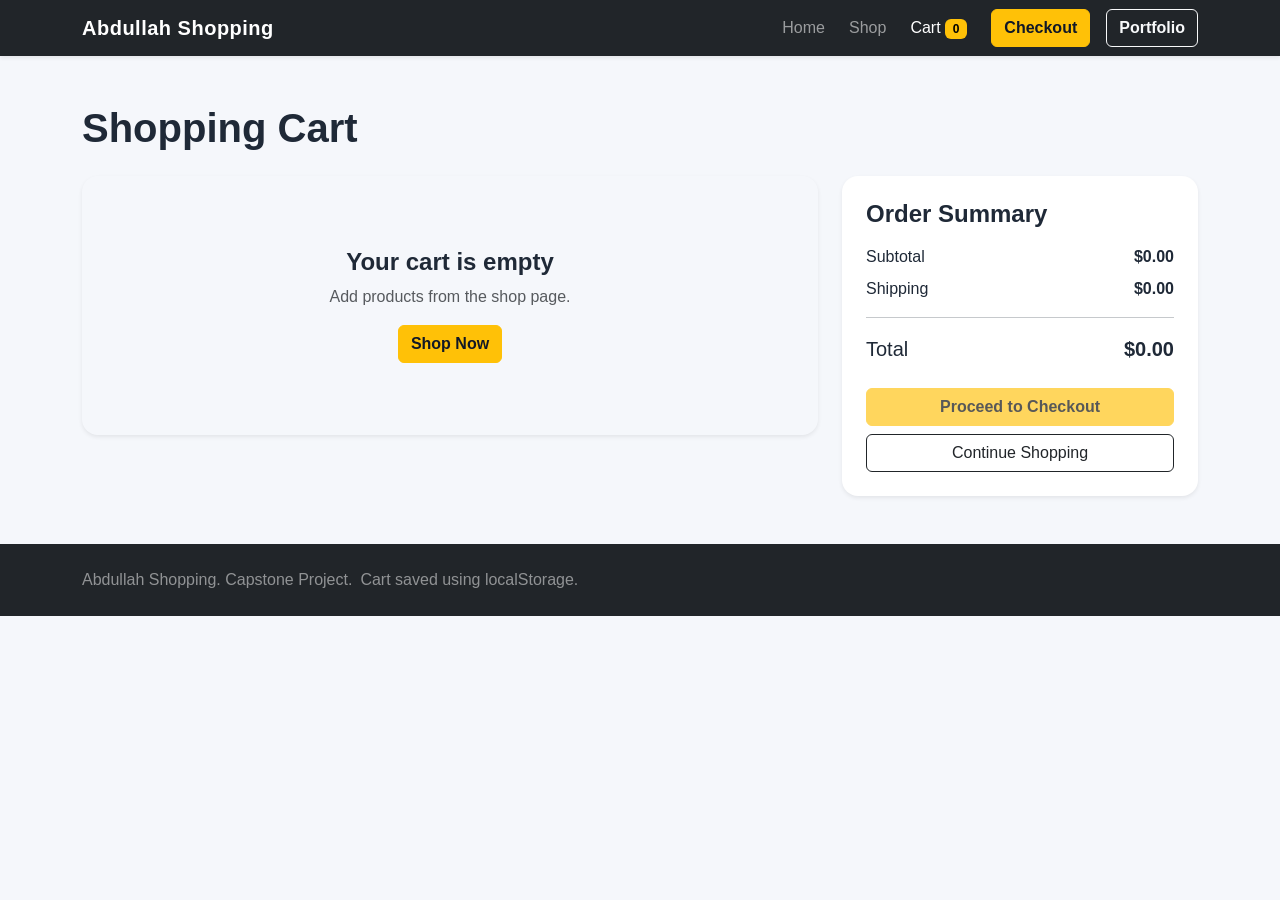
<file: cart.html>
<!DOCTYPE html>
<html lang="en">
    <head>
        <meta charset="UTF-8"/>
        <meta name="viewport" content="width=device-width, initial-scale=1.0"/>
        <title>Abdullah Shopping</title>
          <link href="https://cdn.jsdelivr.net/npm/bootstrap@5.3.3/dist/css/bootstrap.min.css" rel="stylesheet">
  <link rel="stylesheet" href="style.css" />
    </head>
    <body>

        <nav class="navbar navbar-expand-lg navbar-dark bg-dark sticky-top shadow-sm">
  <div class="container">
    <a class="navbar-brand fw-bold" href="index.html">Abdullah Shopping</a>

    <button class="navbar-toggler" type="button" data-bs-toggle="collapse" data-bs-target="#mainNav">
      <span class="navbar-toggler-icon"></span>
    </button>

    <div class="collapse navbar-collapse" id="mainNav">
      <ul class="navbar-nav ms-auto align-items-lg-center gap-lg-2">
        <li class="nav-item">
          <a class="nav-link" href="index.html">Home</a>
        </li>

        <li class="nav-item">
          <a class="nav-link" href="shop.html">Shop</a>
        </li>

        <li class="nav-item">
          <a class="nav-link active" href="cart.html">
            Cart <span class="badge text-bg-warning cart-count">0</span>
          </a>
        </li>

        <li class="nav-item">
          <a class="btn btn-warning fw-semibold ms-lg-2" href="checkout.html">Checkout</a>
        </li>

        <li class="nav-item">
          <a class="btn btn-outline-light fw-semibold ms-lg-2" href="portfolio.html">Portfolio</a>
        </li>
      </ul>
    </div>
  </div>
</nav>



<main class="container my-5">
    <h1 class="fw-bold mb-4">Shopping Cart</h1>
    <div class="row g-4">
        <div class="col-lg-8">
            <div class="cart-box rounded-4 shadow-sm p-3 p-md-4" id="cartPageItems"></div>
        </div>

            <div class="col-lg-4">
      <div class="cart-summary rounded-4 shadow-sm p-4 sticky-lg-top summary-sticky">
        <h2 class="h4 fw-bold">Order Summary</h2>

        <div class="d-flex justify-content-between mt-3">
          <span>Subtotal</span>
          <strong>$<span id="summarySubtotal">0.00</span></strong>
        </div>

        <div class="d-flex justify-content-between mt-2">
          <span>Shipping</span>
          <strong>$<span id="summaryShipping">0.00</span></strong>
        </div>

        <hr>

        <div class="d-flex justify-content-between fs-5">
          <span>Total</span>
          <strong>$<span id="summaryTotal">0.00</span></strong>
        </div>

        <a href="checkout.html" class="btn btn-warning w-100 fw-semibold mt-4" id="cartCheckoutBtn">
          Proceed to Checkout
        </a>

        <a href="shop.html" class="btn btn-outline-dark w-100 mt-2">
          Continue Shopping
        </a>
      </div>
    </div>
    </div>
</main>

<footer class="bg-dark text-white-50 py-4 mt-5">
    <div class="container d-flex flex-column flex-md-row jusity-content-between gap-2">
    <p class="mb-0">Abdullah Shopping. Capstone Project.</p>
    <p class="mb-0">Cart saved using localStorage.</p>
    </div>
</footer>
<script src="https://cdn.jsdelivr.net/npm/bootstrap@5.3.3/dist/js/bootstrap.bundle.min.js"></script>
<script src="script.js"></script>
</body>
</html>
</file>
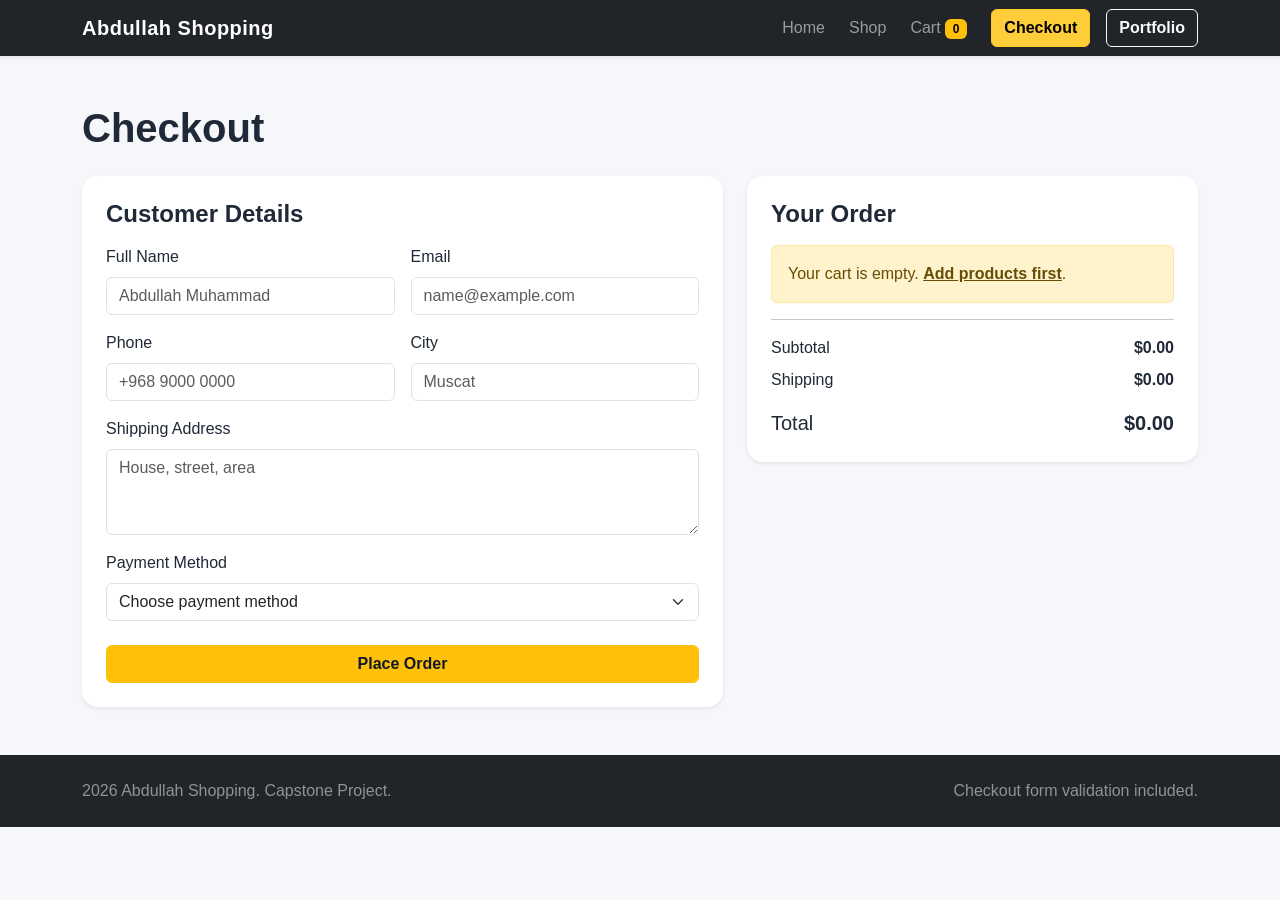
<file: checkout.html>
<!DOCTYPE html>
<html lang="en">
<head>
  <meta charset="UTF-8" />
  <meta name="viewport" content="width=device-width, initial-scale=1.0" />
  <title>Abdullah Shopping | Checkout</title>

  <link href="https://cdn.jsdelivr.net/npm/bootstrap@5.3.3/dist/css/bootstrap.min.css" rel="stylesheet">
  <link rel="stylesheet" href="style.css" />
</head>
<body>

<nav class="navbar navbar-expand-lg navbar-dark bg-dark sticky-top shadow-sm">
  <div class="container">
    <a class="navbar-brand fw-bold" href="index.html">Abdullah Shopping</a>

    <button class="navbar-toggler" type="button" data-bs-toggle="collapse" data-bs-target="#mainNav">
      <span class="navbar-toggler-icon"></span>
    </button>

    <div class="collapse navbar-collapse" id="mainNav">
      <ul class="navbar-nav ms-auto align-items-lg-center gap-lg-2">
        <li class="nav-item">
          <a class="nav-link" href="index.html">Home</a>
        </li>

        <li class="nav-item">
          <a class="nav-link" href="shop.html">Shop</a>
        </li>

        <li class="nav-item">
          <a class="nav-link" href="cart.html">
            Cart <span class="badge text-bg-warning cart-count">0</span>
          </a>
        </li>

        <li class="nav-item">
          <a class="btn btn-warning fw-semibold ms-lg-2 active" href="checkout.html">Checkout</a>
        </li>

        <li class="nav-item">
          <a class="btn btn-outline-light fw-semibold ms-lg-2" href="portfolio.html">Portfolio</a>
        </li>
      </ul>
    </div>
  </div>
</nav>

<main class="container my-5">

  <h1 class="fw-bold mb-4">Checkout</h1>

  <div class="row g-4">

    <div class="col-lg-7">
      <form id="checkoutForm" class="checkout-card rounded-4 shadow-sm p-4" novalidate>

        <h2 class="h4 fw-bold mb-3">Customer Details</h2>

        <div class="row g-3">

          <div class="col-md-6">
            <label class="form-label">Full Name</label>
            <input 
              type="text" 
              id="fullName" 
              class="form-control" 
              placeholder="Abdullah Muhammad" 
              required 
              minlength="3"
            >
            <div class="invalid-feedback">
              Please enter your full name.
            </div>
          </div>

          <div class="col-md-6">
            <label class="form-label">Email</label>
            <input 
              type="email" 
              id="email" 
              class="form-control" 
              placeholder="name@example.com" 
              required
            >
            <div class="invalid-feedback">
              Please enter a valid email address.
            </div>
          </div>

          <div class="col-md-6">
            <label class="form-label">Phone</label>
            <input 
              type="tel" 
              id="phone" 
              class="form-control" 
              placeholder="+968 9000 0000" 
              required 
              pattern="^[+0-9\s-]{8,}$"
            >
            <div class="invalid-feedback">
              Please enter a valid phone number.
            </div>
          </div>

          <div class="col-md-6">
            <label class="form-label">City</label>
            <input 
              type="text" 
              id="city" 
              class="form-control" 
              placeholder="Muscat" 
              required
            >
            <div class="invalid-feedback">
              Please enter your city.
            </div>
          </div>

          <div class="col-12">
            <label class="form-label">Shipping Address</label>
            <textarea 
              id="address" 
              class="form-control" 
              rows="3" 
              placeholder="House, street, area" 
              required 
              minlength="8"
            ></textarea>
            <div class="invalid-feedback">
              Please enter a complete address.
            </div>
          </div>

          <div class="col-12">
            <label class="form-label">Payment Method</label>
            <select id="payment" class="form-select" required>
              <option value="">Choose payment method</option>
              <option>Cash on Delivery</option>
              <option>Card Payment UI Only</option>
            </select>

            <div class="invalid-feedback">
              Please select a payment method.
            </div>
          </div>

        </div>

        <button class="btn btn-warning fw-semibold w-100 mt-4" type="submit">
          Place Order
        </button>

        <div id="checkoutMessage" class="alert alert-success mt-3 d-none"></div>

      </form>
    </div>

    <div class="col-lg-5">
      <div class="checkout-card rounded-4 shadow-sm p-4">

        <h2 class="h4 fw-bold mb-3">Your Order</h2>

        <div id="checkoutItems"></div>

        <hr>

        <div class="d-flex justify-content-between">
          <span>Subtotal</span>
          <strong>$<span id="checkoutSubtotal">0.00</span></strong>
        </div>

        <div class="d-flex justify-content-between mt-2">
          <span>Shipping</span>
          <strong>$<span id="checkoutShipping">0.00</span></strong>
        </div>

        <div class="d-flex justify-content-between fs-5 mt-3">
          <span>Total</span>
          <strong>$<span id="checkoutTotal">0.00</span></strong>
        </div>

      </div>
    </div>

  </div>

</main>

<footer class="bg-dark text-white-50 py-4 mt-5">
  <div class="container d-flex flex-column flex-md-row justify-content-between gap-2">
    <p class="mb-0">2026 Abdullah Shopping. Capstone Project.</p>
    <p class="mb-0">Checkout form validation included.</p>
  </div>
</footer>

<script src="https://cdn.jsdelivr.net/npm/bootstrap@5.3.3/dist/js/bootstrap.bundle.min.js"></script>
<script src="script.js"></script>

</body>
</html>
</file>
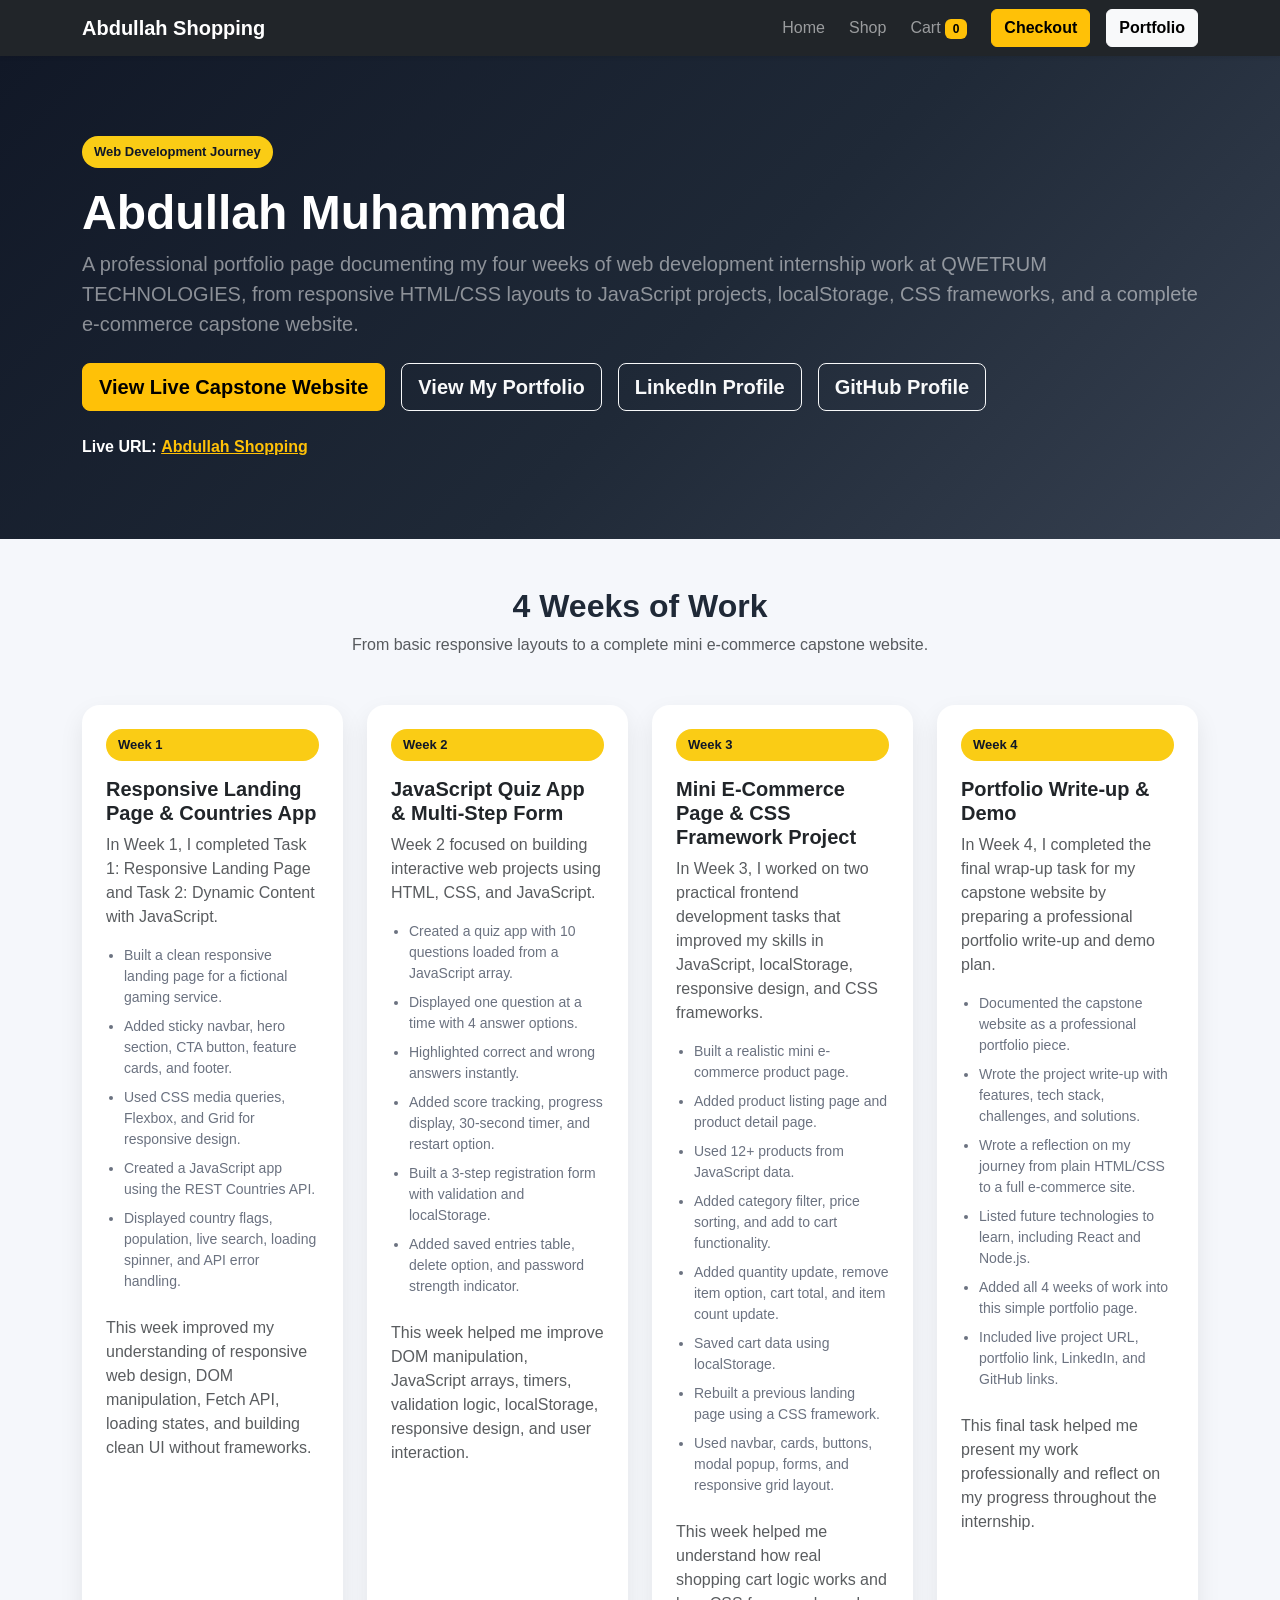
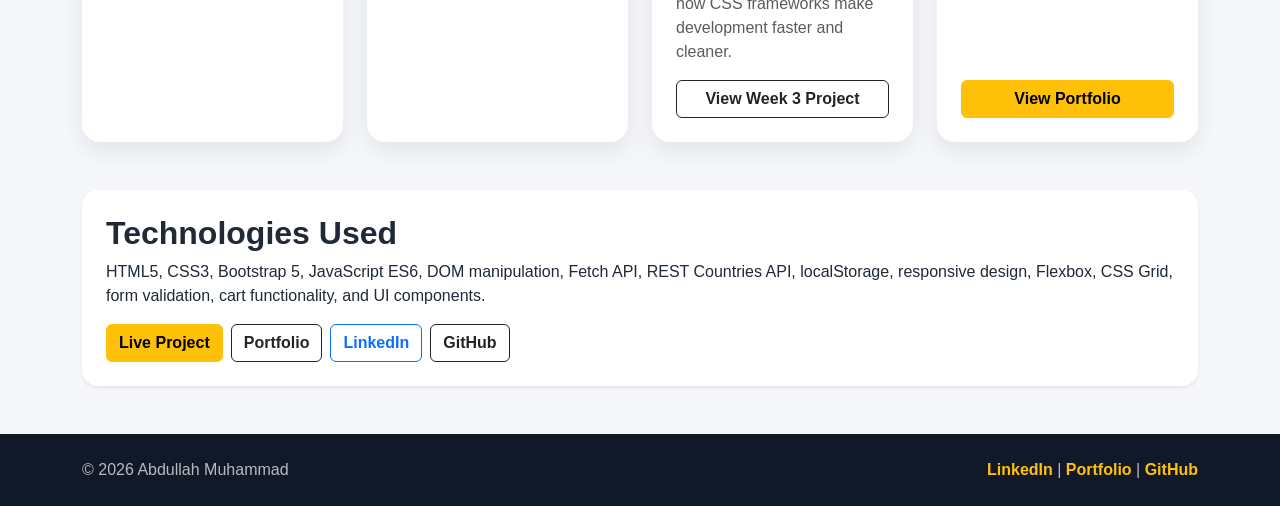
<file: portfolio.html>
<!DOCTYPE html>
<html lang="en">
<head>
  <meta charset="UTF-8" />
  <meta name="viewport" content="width=device-width, initial-scale=1.0" />

  <title>Abdullah Muhammad | Web Development Portfolio</title>

  <link href="https://cdn.jsdelivr.net/npm/bootstrap@5.3.3/dist/css/bootstrap.min.css" rel="stylesheet">

  <style>
    body {
      background: #f5f7fb;
      color: #1f2937;
      font-family: Verdana, Geneva, Tahoma, sans-serif;
    }

    .hero {
      background: linear-gradient(135deg, #111827, #1f2937 55%, #374151);
      color: white;
      padding: 80px 0;
    }

    .card {
      border: 0;
      border-radius: 18px;
      box-shadow: 0 10px 24px rgba(0, 0, 0, .08);
      height: 100%;
    }

    .tag {
      background: #facc15;
      color: #111827;
      border-radius: 999px;
      padding: 6px 12px;
      font-weight: 700;
      font-size: 13px;
      display: inline-block;
    }

    .week-list {
      padding-left: 18px;
    }

    .week-list li {
      margin-bottom: 8px;
      color: #6b7280;
      font-size: 14px;
    }

    footer {
      background: #111827;
      color: rgba(255, 255, 255, .7);
    }
  </style>
</head>

<body>

  <!-- Navbar -->
  <nav class="navbar navbar-expand-lg navbar-dark bg-dark sticky-top shadow-sm">
    <div class="container">
      <a class="navbar-brand fw-bold" href="index.html">Abdullah Shopping</a>

      <button 
        class="navbar-toggler" 
        type="button" 
        data-bs-toggle="collapse" 
        data-bs-target="#mainNav"
      >
        <span class="navbar-toggler-icon"></span>
      </button>

      <div class="collapse navbar-collapse" id="mainNav">
        <ul class="navbar-nav ms-auto align-items-lg-center gap-lg-2">

          <li class="nav-item">
            <a class="nav-link" href="index.html">Home</a>
          </li>

          <li class="nav-item">
            <a class="nav-link" href="shop.html">Shop</a>
          </li>

          <li class="nav-item">
            <a class="nav-link" href="cart.html">
              Cart <span class="badge text-bg-warning cart-count">0</span>
            </a>
          </li>

          <li class="nav-item">
            <a class="btn btn-warning fw-semibold ms-lg-2" href="checkout.html">
              Checkout
            </a>
          </li>

          <li class="nav-item">
            <a class="btn btn-outline-light fw-semibold ms-lg-2 active" href="portfolio.html">
              Portfolio
            </a>
          </li>

        </ul>
      </div>
    </div>
  </nav>

  <!-- Hero Section -->
  <header class="hero">
    <div class="container">
      <span class="tag">Web Development Journey</span>

      <h1 class="display-5 fw-bold mt-3">
        Abdullah Muhammad
      </h1>

      <p class="lead text-white-50">
        A professional portfolio page documenting my four weeks of web development
        internship work at QWETRUM TECHNOLOGIES, from responsive HTML/CSS layouts
        to JavaScript projects, localStorage, CSS frameworks, and a complete
        e-commerce capstone website.
      </p>

      <div class="d-flex flex-wrap gap-3 mt-4">

        <a 
          href="https://gmac1231.github.io/Capstone-Complete-E-Commerce-Website/index.html" 
          target="_blank" 
          class="btn btn-warning btn-lg fw-semibold"
        >
          View Live Capstone Website
        </a>

        <a 
          href="https://gmac1231.github.io/Abdullah-Portfolio/" 
          target="_blank" 
          class="btn btn-outline-light btn-lg fw-semibold"
        >
          View My Portfolio
        </a>

        <a 
          href="https://www.linkedin.com/in/abdullah-muhammad-30948623b/" 
          target="_blank" 
          class="btn btn-outline-light btn-lg fw-semibold"
        >
          LinkedIn Profile
        </a>

        <a 
          href="https://github.com/GMAC1231" 
          target="_blank" 
          class="btn btn-outline-light btn-lg fw-semibold"
        >
          GitHub Profile
        </a>

      </div>

      <p class="mt-4 mb-0">
        <strong>Live URL:</strong>
        <a 
          href="https://gmac1231.github.io/Capstone-Complete-E-Commerce-Website/index.html" 
          target="_blank" 
          class="text-warning fw-bold"
        >
          Abdullah Shopping
        </a>
      </p>
    </div>
  </header>

  <!-- Main Content -->
  <main class="container my-5">

    <section class="text-center mb-5">
      <h2 class="fw-bold">
        4 Weeks of Work
      </h2>

      <p class="text-muted">
        From basic responsive layouts to a complete mini e-commerce capstone website.
      </p>
    </section>

    <section class="row g-4">

      <!-- Week 1 -->
      <div class="col-md-6 col-lg-3">
        <div class="card p-4">
          <span class="tag">Week 1</span>

          <h3 class="h5 fw-bold mt-3">
            Responsive Landing Page & Countries App
          </h3>

          <p class="text-muted">
            In Week 1, I completed Task 1: Responsive Landing Page and Task 2:
            Dynamic Content with JavaScript.
          </p>

          <ul class="week-list">
            <li>Built a clean responsive landing page for a fictional gaming service.</li>
            <li>Added sticky navbar, hero section, CTA button, feature cards, and footer.</li>
            <li>Used CSS media queries, Flexbox, and Grid for responsive design.</li>
            <li>Created a JavaScript app using the REST Countries API.</li>
            <li>Displayed country flags, population, live search, loading spinner, and API error handling.</li>
          </ul>

          <p class="text-muted">
            This week improved my understanding of responsive web design, DOM manipulation,
            Fetch API, loading states, and building clean UI without frameworks.
          </p>
        </div>
      </div>

      <!-- Week 2 -->
      <div class="col-md-6 col-lg-3">
        <div class="card p-4">
          <span class="tag">Week 2</span>

          <h3 class="h5 fw-bold mt-3">
            JavaScript Quiz App & Multi-Step Form
          </h3>

          <p class="text-muted">
            Week 2 focused on building interactive web projects using HTML, CSS,
            and JavaScript.
          </p>

          <ul class="week-list">
            <li>Created a quiz app with 10 questions loaded from a JavaScript array.</li>
            <li>Displayed one question at a time with 4 answer options.</li>
            <li>Highlighted correct and wrong answers instantly.</li>
            <li>Added score tracking, progress display, 30-second timer, and restart option.</li>
            <li>Built a 3-step registration form with validation and localStorage.</li>
            <li>Added saved entries table, delete option, and password strength indicator.</li>
          </ul>

          <p class="text-muted">
            This week helped me improve DOM manipulation, JavaScript arrays, timers,
            validation logic, localStorage, responsive design, and user interaction.
          </p>
        </div>
      </div>

      <!-- Week 3 -->
      <div class="col-md-6 col-lg-3">
        <div class="card p-4">
          <span class="tag">Week 3</span>

          <h3 class="h5 fw-bold mt-3">
            Mini E-Commerce Page & CSS Framework Project
          </h3>

          <p class="text-muted">
            In Week 3, I worked on two practical frontend development tasks that
            improved my skills in JavaScript, localStorage, responsive design, and
            CSS frameworks.
          </p>

          <ul class="week-list">
            <li>Built a realistic mini e-commerce product page.</li>
            <li>Added product listing page and product detail page.</li>
            <li>Used 12+ products from JavaScript data.</li>
            <li>Added category filter, price sorting, and add to cart functionality.</li>
            <li>Added quantity update, remove item option, cart total, and item count update.</li>
            <li>Saved cart data using localStorage.</li>
            <li>Rebuilt a previous landing page using a CSS framework.</li>
            <li>Used navbar, cards, buttons, modal popup, forms, and responsive grid layout.</li>
          </ul>

          <p class="text-muted">
            This week helped me understand how real shopping cart logic works and
            how CSS frameworks make development faster and cleaner.
          </p>

          <a 
            href="https://gmac1231.github.io/Capstone-Complete-E-Commerce-Website/index.html" 
            target="_blank" 
            class="btn btn-outline-dark fw-semibold mt-auto"
          >
            View Week 3 Project
          </a>
        </div>
      </div>

      <!-- Week 4 -->
      <div class="col-md-6 col-lg-3">
        <div class="card p-4">
          <span class="tag">Week 4</span>

          <h3 class="h5 fw-bold mt-3">
            Portfolio Write-up & Demo
          </h3>

          <p class="text-muted">
            In Week 4, I completed the final wrap-up task for my capstone website
            by preparing a professional portfolio write-up and demo plan.
          </p>

          <ul class="week-list">
            <li>Documented the capstone website as a professional portfolio piece.</li>
            <li>Wrote the project write-up with features, tech stack, challenges, and solutions.</li>
            <li>Wrote a reflection on my journey from plain HTML/CSS to a full e-commerce site.</li>
            <li>Listed future technologies to learn, including React and Node.js.</li>
            <li>Added all 4 weeks of work into this simple portfolio page.</li>
            <li>Included live project URL, portfolio link, LinkedIn, and GitHub links.</li>
          </ul>

          <p class="text-muted">
            This final task helped me present my work professionally and reflect on
            my progress throughout the internship.
          </p>

          <a 
            href="portfolio.html" 
            class="btn btn-warning fw-semibold mt-auto"
          >
            View Portfolio
          </a>
        </div>
      </div>

    </section>

    <!-- Technologies Used -->
    <section class="mt-5 p-4 bg-white rounded-4 shadow-sm">
      <h2 class="fw-bold">
        Technologies Used
      </h2>

      <p>
        HTML5, CSS3, Bootstrap 5, JavaScript ES6, DOM manipulation, Fetch API,
        REST Countries API, localStorage, responsive design, Flexbox, CSS Grid,
        form validation, cart functionality, and UI components.
      </p>

      <div class="d-flex flex-wrap gap-2 mt-3">

        <a 
          href="https://gmac1231.github.io/Capstone-Complete-E-Commerce-Website/index.html" 
          target="_blank" 
          class="btn btn-warning fw-semibold"
        >
          Live Project
        </a>

        <a 
          href="https://gmac1231.github.io/Abdullah-Portfolio/" 
          target="_blank" 
          class="btn btn-outline-dark fw-semibold"
        >
          Portfolio
        </a>

        <a 
          href="https://www.linkedin.com/in/abdullah-muhammad-30948623b/" 
          target="_blank" 
          class="btn btn-outline-primary fw-semibold"
        >
          LinkedIn
        </a>

        <a 
          href="https://github.com/GMAC1231" 
          target="_blank" 
          class="btn btn-outline-dark fw-semibold"
        >
          GitHub
        </a>

      </div>
    </section>

  </main>

  <!-- Footer -->
  <footer class="py-4 mt-5">
    <div class="container d-flex flex-column flex-md-row justify-content-between gap-2">

      <p class="mb-0">
        © 2026 Abdullah Muhammad
      </p>

      <p class="mb-0">

        <a 
          href="https://www.linkedin.com/in/abdullah-muhammad-30948623b/" 
          target="_blank" 
          class="text-warning text-decoration-none fw-semibold"
        >
          LinkedIn
        </a>

        |

        <a 
          href="https://gmac1231.github.io/Abdullah-Portfolio/" 
          target="_blank" 
          class="text-warning text-decoration-none fw-semibold"
        >
          Portfolio
        </a>

        |

        <a 
          href="https://github.com/GMAC1231" 
          target="_blank" 
          class="text-warning text-decoration-none fw-semibold"
        >
          GitHub
        </a>

      </p>
    </div>
  </footer>

  <script src="https://cdn.jsdelivr.net/npm/bootstrap@5.3.3/dist/js/bootstrap.bundle.min.js"></script>
  <script src="script.js"></script>

</body>
</html>
</file>
<file: style.css>
:root{
    --dark: #111827;
    --primary: #2563eb;
    --soft-bg: #f5f7fb;
    --muted: #6b7280;
    --radius: 18px
}

*{
    box-sizing: border-box;
}

body{
    background: var(--soft-bg);
    color: #1f2937;
    font-family: Verdana, Geneva, Tahoma, sans-serif;
}

.navbar-brand{
    letter-spacing: .5px;
}

.hero-section,
.shop-banner{
    background: linear-gradient(135deg, #111827, #1f2937 55%, #374151);
}

.hero-card{
    background: rgba(255, 255, 255, .12);
    backdrop-filter: blur(10px);
}

.feature-card,
.product-card,
.filter-panel,
.card-box,
.cart-summary,
.checkout-card{
    background: #fff;
}

.feature-icon{
    font-size: 42px;
}

.product-card{
    border: 0;
    border-radius: var(--radius);
    overflow: hidden;
    transition: transform .25s ease, box-shadow .25s ease;
    height: 100%;
}

.product-card:hover{
    transform: translateY(-6px);
    box-shadow: 0 14px 30px rgba(0, 0, 0, .12 );
}

.product-card img{
    width: 100%;
    height: 210px;
    object-fit: cover;
}


.category-label{
    color: var(--muted);
    font-size: 14px;
}

.price{
    width: 100%;
    height: 210px;
    object-fit: cover;
}

.category-label {
  color: var(--muted);
  font-size: 14px;
}

.price {
  color: var(--primary);
  font-size: 22px;
  font-weight: 800;
}

.rating {
  color: #f59e0b;
}

.detail-image {
  width: 100%;
  min-height: 360px;
  max-height: 520px;
  object-fit: cover;
  border-radius: var(--radius);
}

.quantity-control {
  display: inline-flex;
  align-items: center;
  border: 1px solid #dee2e6;
  border-radius: 999px;
  overflow: hidden;
  background: white;
}

.quantity-control button {
  width: 38px;
  height: 38px;
  border: 0;
  background: #f1f5f9;
  font-weight: 800;
}

.quantity-control span {
  min-width: 40px;
  text-align: center;
  font-weight: 800;
}

.cart-row {
  display: grid;
  grid-template-columns: 92px 1fr;
  gap: 16px;
  border-bottom: 1px solid #e5e7eb;
  padding: 16px 0;
}

.cart-row:last-child {
  border-bottom: 0;
}

.cart-row img {
  width: 92px;
  height: 92px;
  object-fit: cover;
  border-radius: 14px;
}

.summary-sticky {
  top: 92px;
}

.checkout-item {
  display: grid;
  grid-template-columns: 64px 1fr auto;
  gap: 12px;
  align-items: center;
  padding: 12px 0;
  border-bottom: 1px solid #e5e7eb;
}

.checkout-item img {
  width: 64px;
  height: 64px;
  object-fit: cover;
  border-radius: 12px;
}

.empty-state {
  text-align: center;
  padding: 48px 20px;
}

.btn-warning {
  color: #111827;
}

@media (max-width: 576px) {
  .hero-section .display-4 {
    font-size: 2.1rem;
  }

  .cart-row {
    grid-template-columns: 1fr;
  }

  .cart-row img {
    width: 100%;
    height: 180px;
  }
}
</file>
